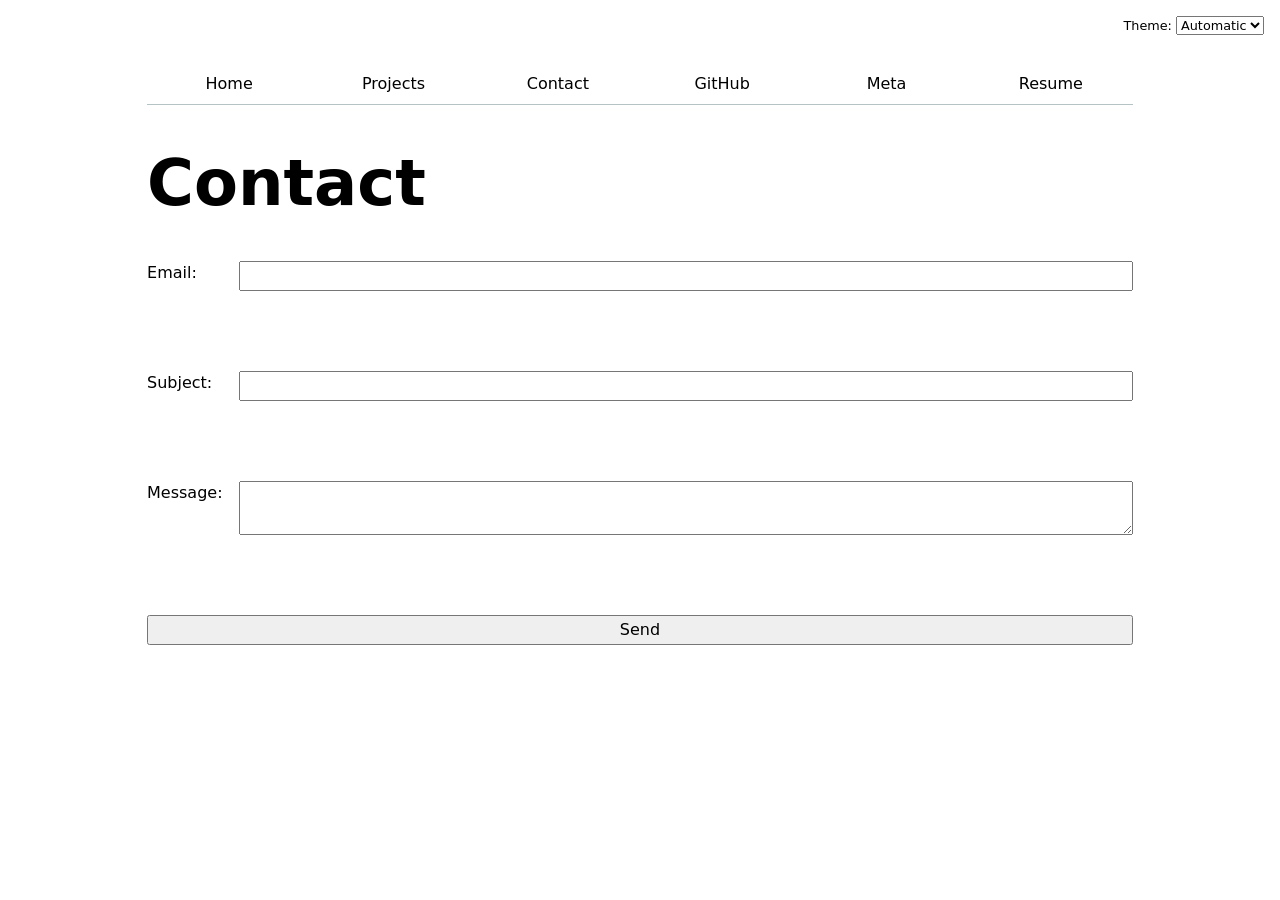
<file: contact/index.html>
<!DOCTYPE html>
<html lang="en">

<head>
    <meta charset="UTF-8">
    <meta name="viewport" content="width=device-width, initial-scale=1.0">
    <title>Contact - Kristen Oleson</title>
    <link rel="stylesheet" href="../style.css">
    <script type="module" src="../global.js"></script>
</head>

<body>


    <h1>Contact</h1>

    <form
        action="mailto:koleson@ucsd.edu"
        method="POST"
        enctype="text/plain"
    >

        <label>
            Email:
            <input type="email" name="email">
        </label>

        <br><br>

        <label>
            Subject:
            <input name="subject">
        </label>

        <br><br>

        <label>
            Message:
            <textarea name="body"></textarea>
        </label>

        <br><br>

        <button>Send</button>

    </form>

</body>

</html>
</file>
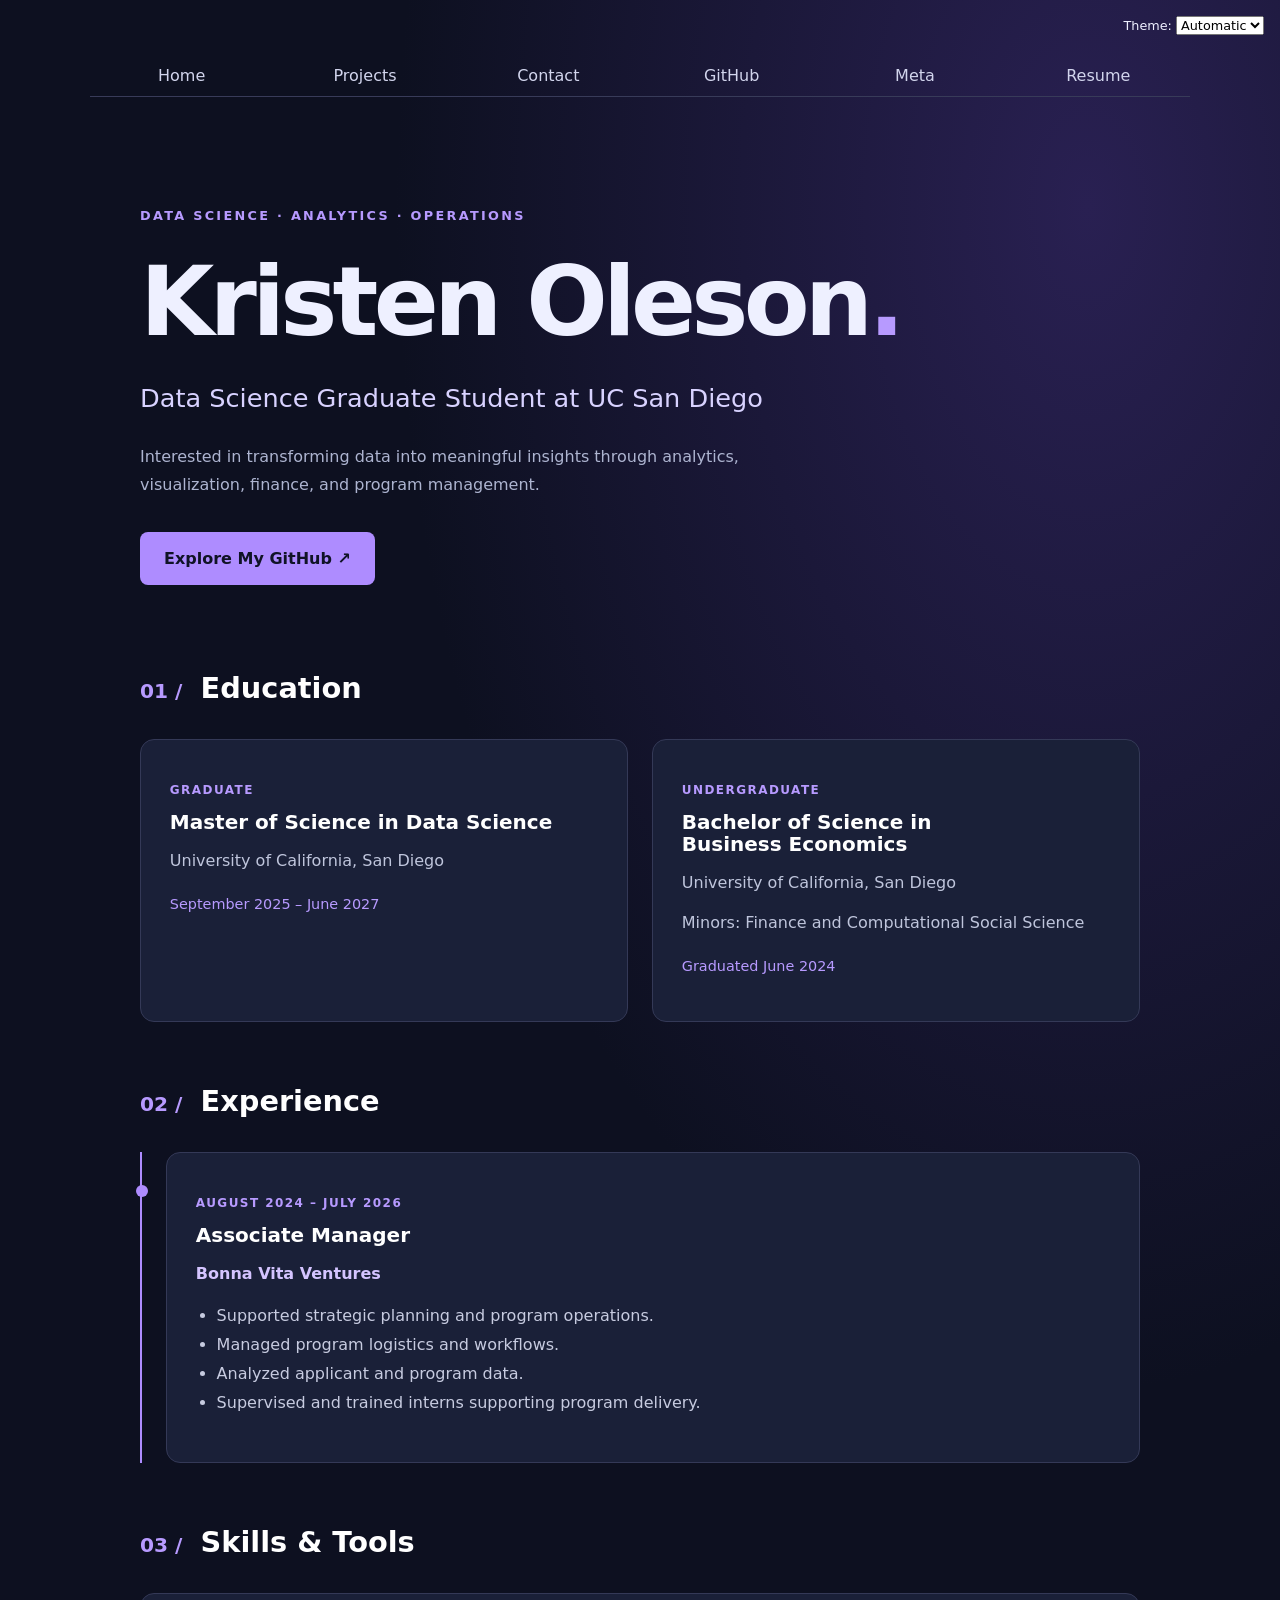
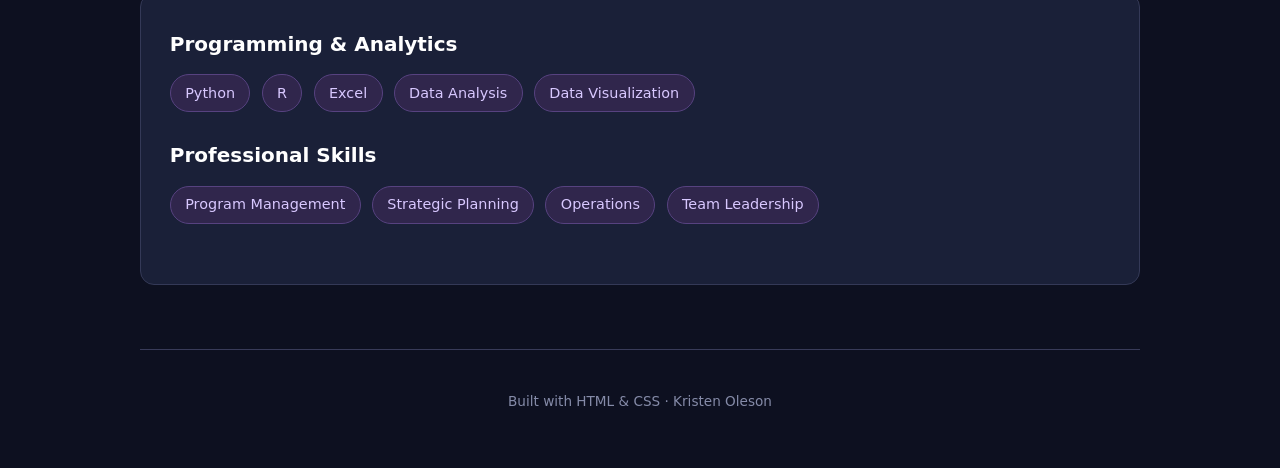
<file: resume/index.html>
<!DOCTYPE html>
<html lang="en">

<head>
    <meta charset="UTF-8">
    <meta name="viewport" content="width=device-width, initial-scale=1.0">
    <title>Resume - Kristen Oleson</title>
    <link rel="stylesheet" href="../style.css">
    <script type="module" src="../global.js"></script>
</head>

<body class="resume-page">


    <main class="resume-container">

        <!-- Introduction -->
        <header class="resume-hero">
            <p class="resume-eyebrow">
                DATA SCIENCE · ANALYTICS · OPERATIONS
            </p>

            <h1>Kristen Oleson<span class="resume-dot">.</span></h1>

            <p class="resume-subtitle">
                Data Science Graduate Student at UC San Diego
            </p>

            <p class="resume-description">
                Interested in transforming data into meaningful
                insights through analytics, visualization,
                finance, and program management.
            </p>

            <a class="resume-button"
               href="https://github.com/K-ols"
               target="_blank"
               rel="noopener noreferrer">
                Explore My GitHub ↗
            </a>
        </header>

        <!-- Education -->
        <section class="resume-section">
            <h2><span>01 /</span> Education</h2>

            <div class="resume-card-grid">

                <article class="resume-card">
                    <p class="resume-card-label">GRADUATE</p>
                    <h3>Master of Science in Data Science</h3>
                    <p>University of California, San Diego</p>
                    <p class="resume-date">
                        September 2025 – June 2027
                    </p>
                </article>

                <article class="resume-card">
                    <p class="resume-card-label">UNDERGRADUATE</p>
                    <h3>Bachelor of Science in Business Economics</h3>
                    <p>University of California, San Diego</p>
                    <p>Minors: Finance and Computational Social Science</p>
                    <p class="resume-date">Graduated June 2024</p>
                </article>

            </div>
        </section>

        <!-- Experience -->
        <section class="resume-section">
            <h2><span>02 /</span> Experience</h2>

            <div class="resume-timeline">

                <article class="resume-card resume-experience">
                    <p class="resume-card-label">
                        AUGUST 2024 – JULY 2026
                    </p>

                    <h3>Associate Manager</h3>
                    <p class="resume-company">
                        Bonna Vita Ventures
                    </p>

                    <ul>
                        <li>
                            Supported strategic planning and
                            program operations.
                        </li>
                        <li>
                            Managed program logistics
                            and workflows.
                        </li>
                        <li>
                            Analyzed applicant and program data.
                        </li>
                        <li>
                            Supervised and trained interns
                            supporting program delivery.
                        </li>
                    </ul>
                </article>

            </div>
        </section>

        <!-- Skills -->
        <section class="resume-section">
            <h2><span>03 /</span> Skills & Tools</h2>

            <div class="resume-card">

                <h3>Programming & Analytics</h3>
                <div class="resume-skills">
                    <span>Python</span>
                    <span>R</span>
                    <span>Excel</span>
                    <span>Data Analysis</span>
                    <span>Data Visualization</span>
                </div>

                <h3>Professional Skills</h3>
                <div class="resume-skills">
                    <span>Program Management</span>
                    <span>Strategic Planning</span>
                    <span>Operations</span>
                    <span>Team Leadership</span>
                </div>

            </div>
        </section>

        <!-- Footer -->
        <footer class="resume-footer">
            <p>Built with HTML & CSS · Kristen Oleson</p>
        </footer>

    </main>

</body>
</html>
</file>
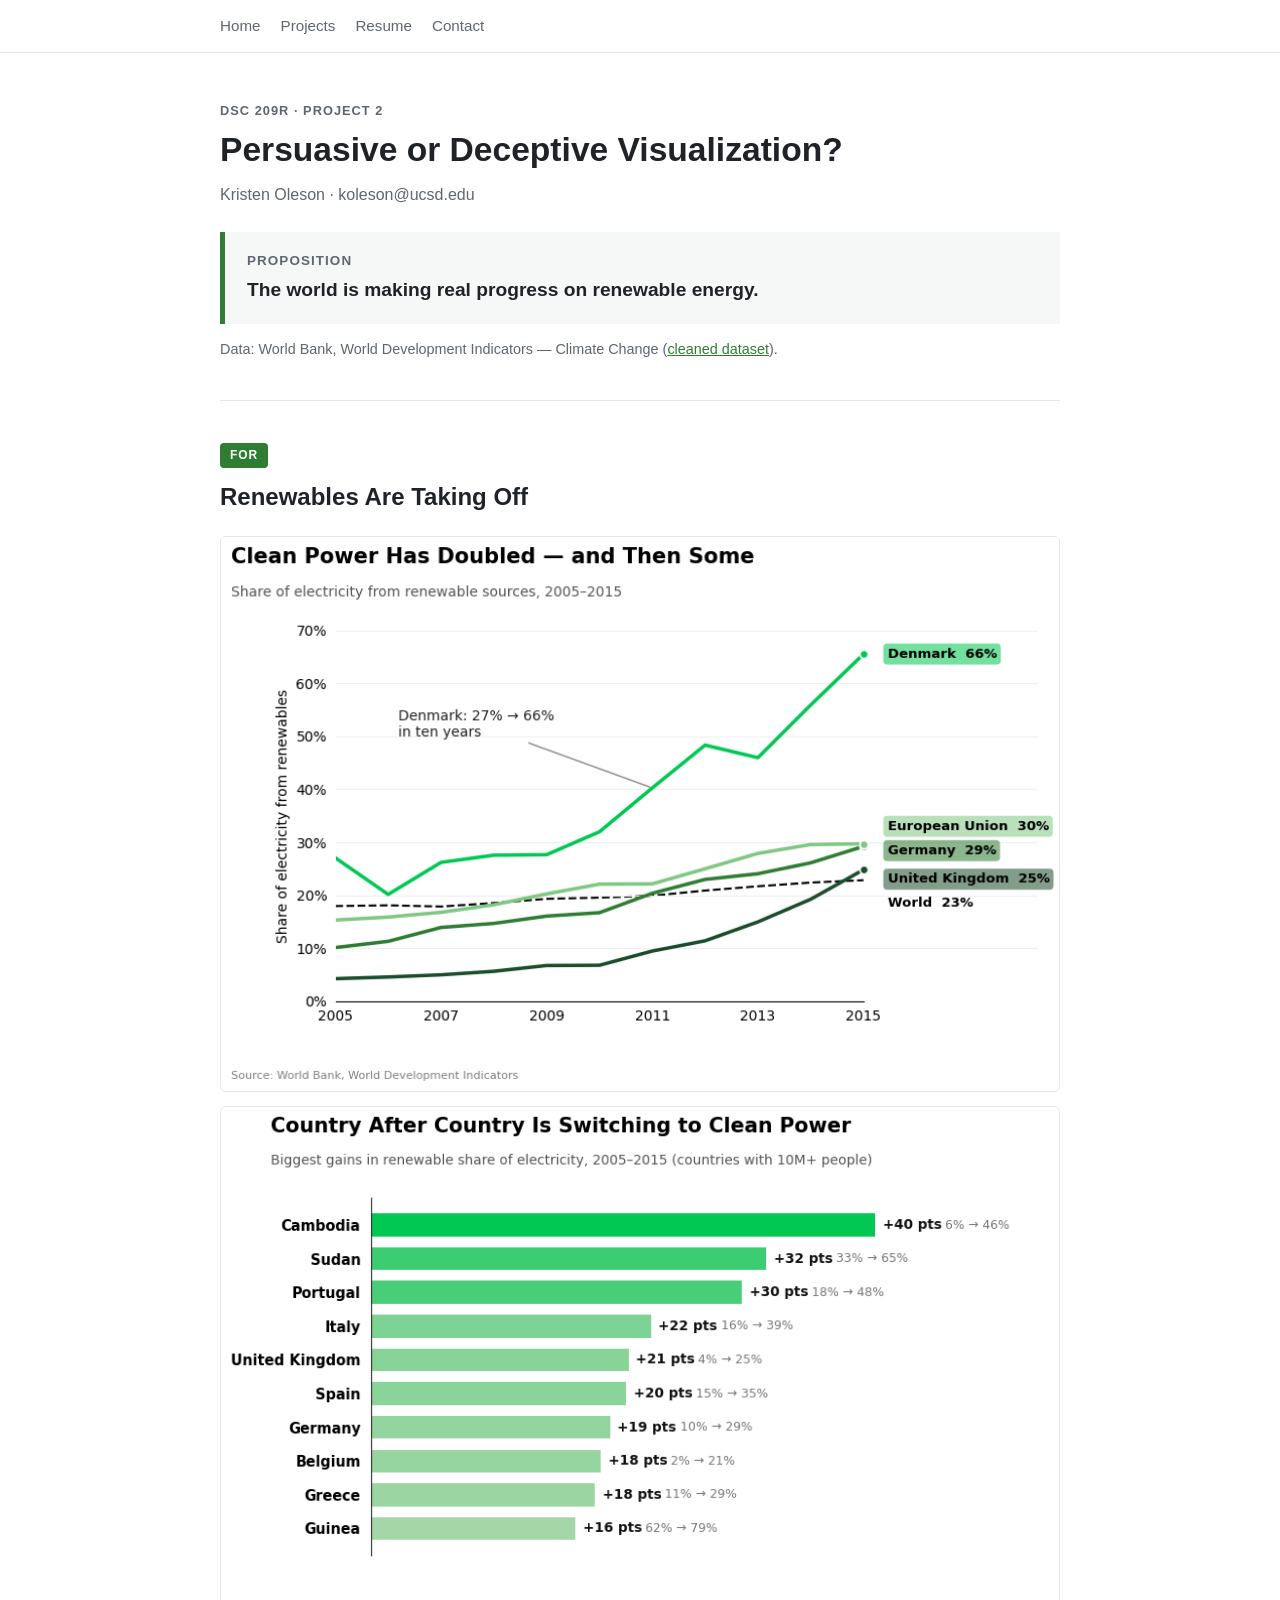
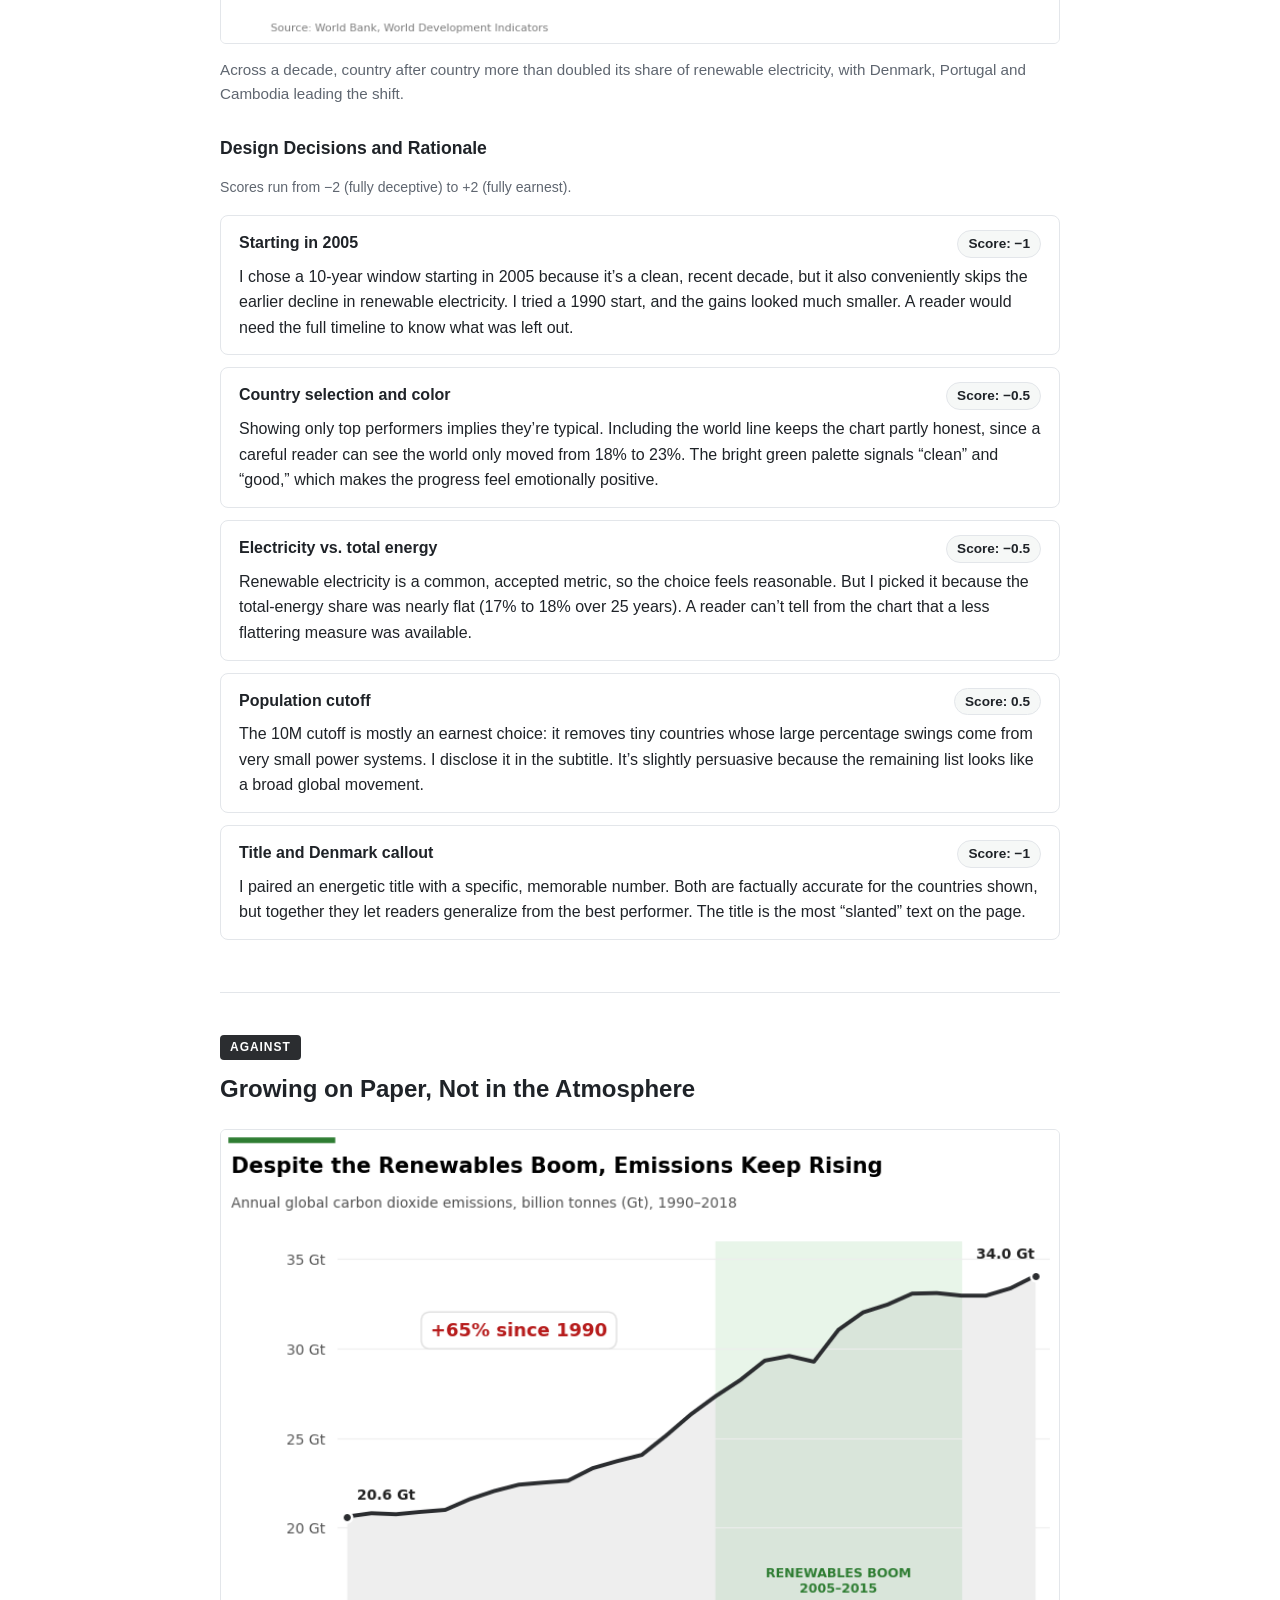
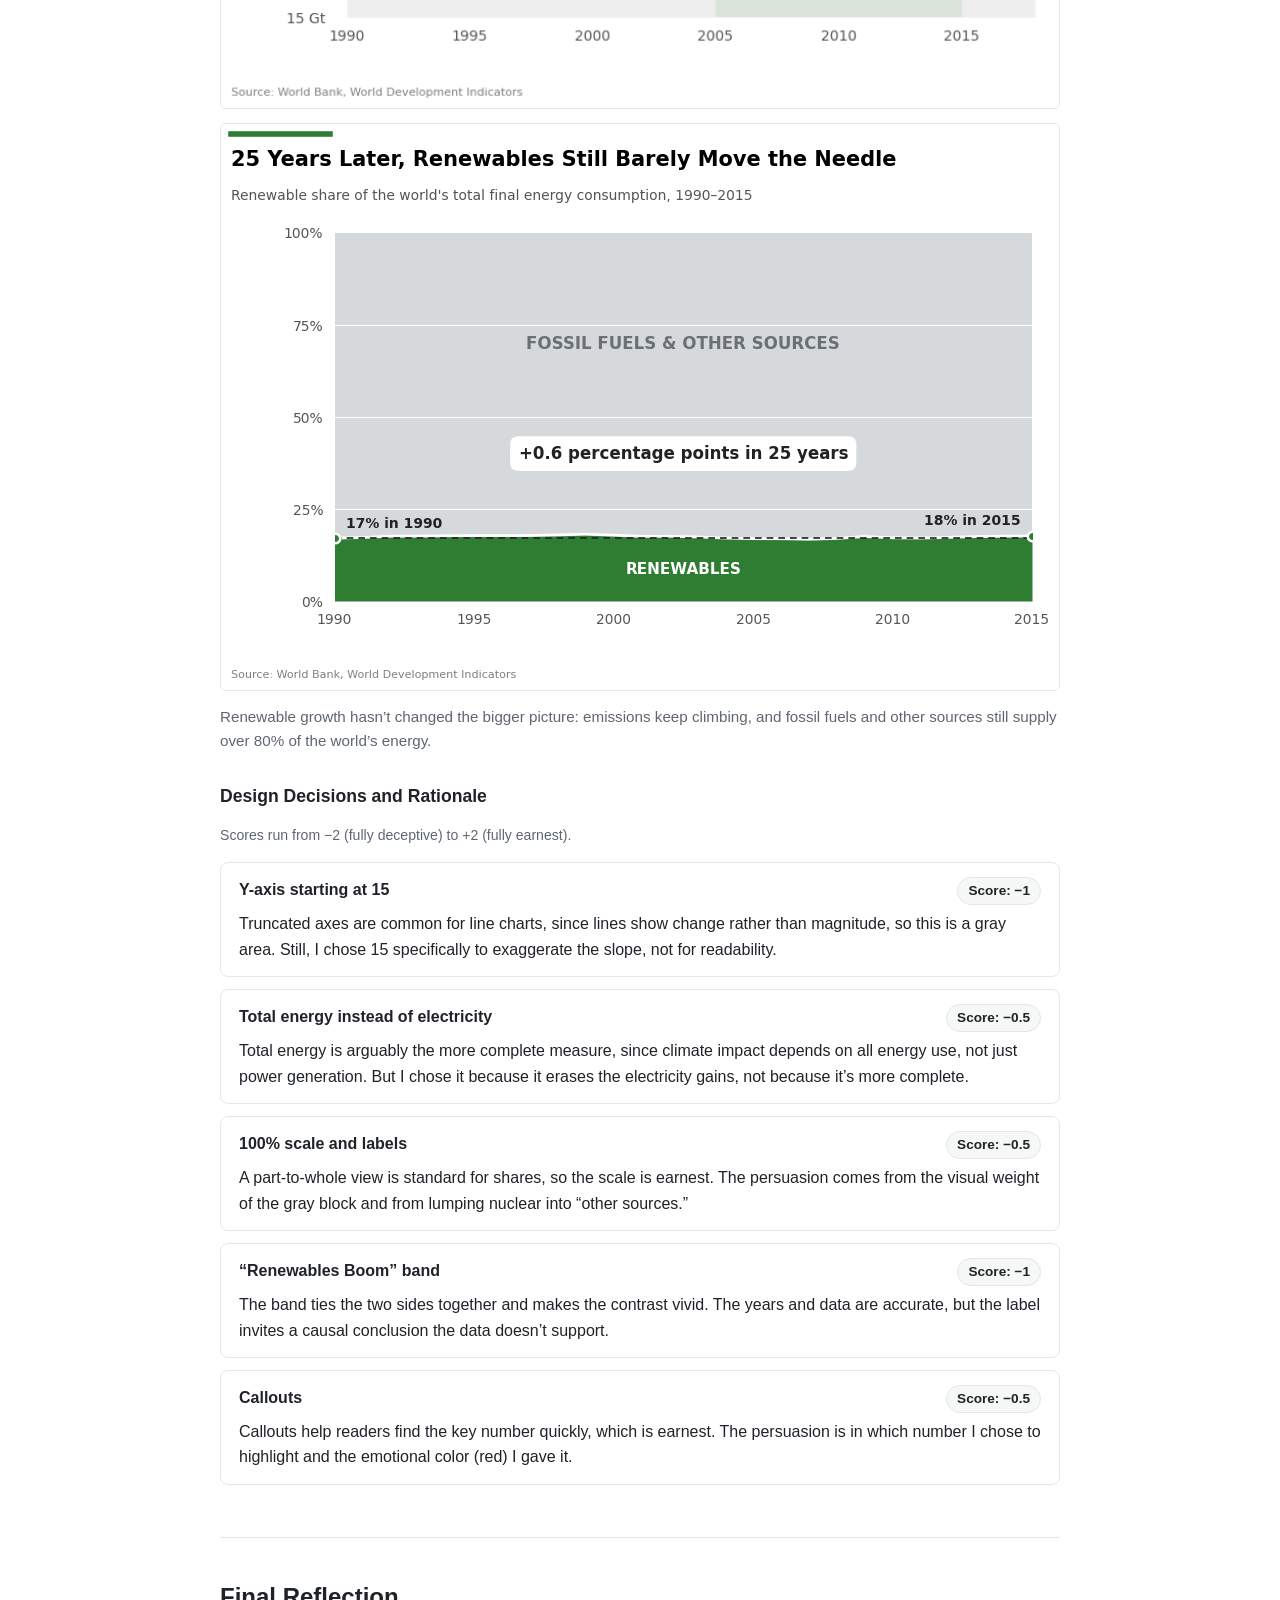
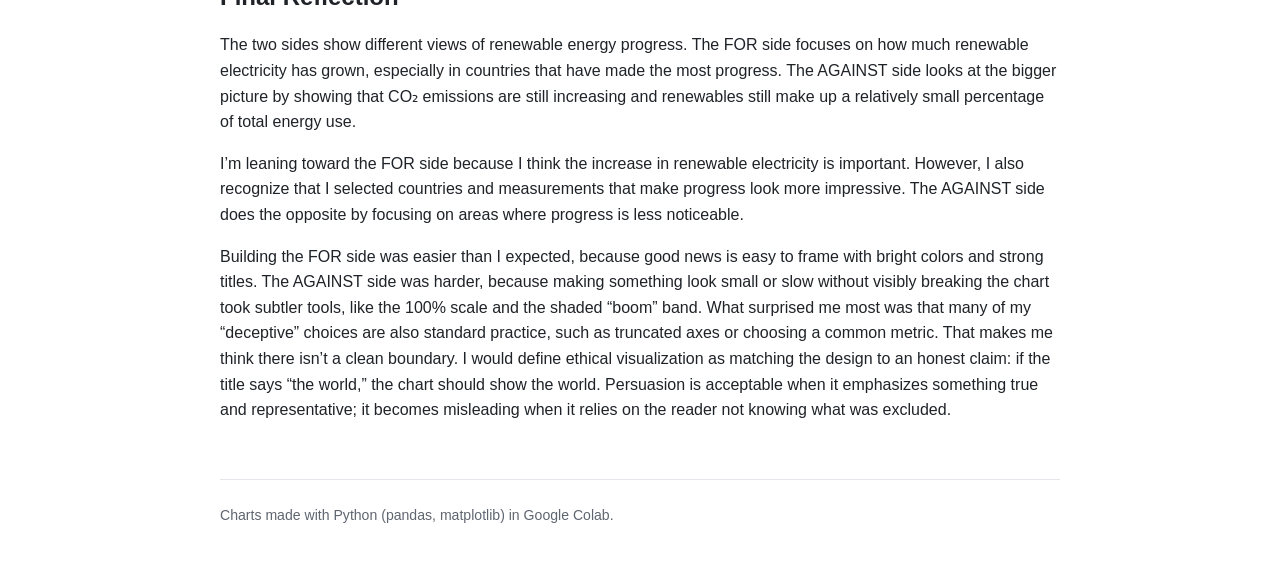
<file: projects/DSC209R_project2/index.html>
<!DOCTYPE html>
<html lang="en">
<head>
<meta charset="utf-8">
<meta name="viewport" content="width=device-width, initial-scale=1">
<title>Project 2: Persuasive or Deceptive Visualization?</title>
<style>
  :root {
    --ink: #1f2328;
    --muted: #5f6670;
    --line: #e3e6ea;
    --soft: #f6f8f7;
    --for: #2e7d32;
    --against: #2b2d30;
  }
  * { box-sizing: border-box; }
  body {
    margin: 0;
    background: #ffffff;
    color: var(--ink);
    font-family: -apple-system, "Segoe UI", Helvetica, Arial, sans-serif;
    line-height: 1.6;
  }
  .wrap { max-width: 880px; margin: 0 auto; padding: 0 20px; }

  /* Top navigation back to the portfolio */
  nav { border-bottom: 1px solid var(--line); }
  nav .wrap { display: flex; gap: 20px; padding-top: 14px; padding-bottom: 14px; font-size: 0.95em; }
  nav a { color: var(--muted); text-decoration: none; }
  nav a:hover { color: var(--ink); }

  /* Header */
  header { padding: 48px 0 24px; }
  .kicker { text-transform: uppercase; letter-spacing: 0.08em; font-size: 0.8em; color: var(--muted); font-weight: 600; }
  h1 { font-size: 2.1em; line-height: 1.2; margin: 8px 0 12px; }
  .byline { color: var(--muted); margin: 0; }

  /* Proposition box */
  .proposition {
    background: var(--soft);
    border-left: 5px solid var(--for);
    padding: 18px 22px;
    margin: 24px 0 8px;
    font-size: 1.2em;
    font-weight: 600;
  }
  .proposition span { display: block; font-size: 0.7em; color: var(--muted); text-transform: uppercase; letter-spacing: 0.08em; margin-bottom: 4px; }
  .data-note { font-size: 0.9em; color: var(--muted); }

  /* Sections */
  section { padding: 40px 0; border-top: 1px solid var(--line); }
  h2 { font-size: 1.5em; margin: 0 0 4px; }
  .side-tag { display: inline-block; font-size: 0.75em; font-weight: 700; letter-spacing: 0.08em; text-transform: uppercase; color: #fff; padding: 3px 10px; border-radius: 4px; margin-bottom: 10px; }
  .tag-for { background: var(--for); }
  .tag-against { background: var(--against); }

  figure { margin: 20px 0; }
  figure img { width: 100%; height: auto; display: block; border: 1px solid var(--line); border-radius: 6px; margin-bottom: 14px; }
  figcaption { color: var(--muted); font-size: 0.95em; }

  h3 { font-size: 1.1em; margin: 28px 0 12px; }

  /* Design decision cards */
  .decision { border: 1px solid var(--line); border-radius: 8px; padding: 14px 18px; margin-bottom: 12px; }
  .decision-head { display: flex; justify-content: space-between; align-items: baseline; gap: 12px; }
  .score { flex-shrink: 0; font-size: 0.85em; font-weight: 700; padding: 2px 10px; border-radius: 999px; background: var(--soft); border: 1px solid var(--line); }
  .decision p { margin: 6px 0 0; }
  .legend { font-size: 0.88em; color: var(--muted); margin-bottom: 16px; }

  footer { border-top: 1px solid var(--line); padding: 24px 0 48px; color: var(--muted); font-size: 0.88em; }
  a { color: var(--for); }
</style>
</head>
<body>

<nav>
  <div class="wrap">
    <a href="../../">Home</a>
    <a href="../">Projects</a>
    <a href="../../resume/">Resume</a>
    <a href="../../contact/">Contact</a>
  </div>
</nav>

<div class="wrap">

  <header>
    <div class="kicker">DSC 209R · Project 2</div>
    <h1>Persuasive or Deceptive Visualization?</h1>
    <p class="byline">Kristen Oleson · koleson@ucsd.edu</p>

    <div class="proposition">
      <span>Proposition</span>
      The world is making real progress on renewable energy.
    </div>
    <p class="data-note">Data: World Bank, World Development Indicators — Climate Change
      (<a href="https://github.com/light-and-salt/World-Bank-Data-by-Indicators">cleaned dataset</a>).</p>
  </header>

  <!-- ================= FOR ================= -->
  <section>
    <div class="side-tag tag-for">For</div>
    <h2>Renewables Are Taking Off</h2>

    <figure>
      <img src="for_renewables_leaders.png" alt="Renewable share of electricity in Denmark, the EU, Germany and the UK, 2005–2015">
      <img src="for_renewables_gains.png" alt="Ten countries with the largest gains in renewable electricity share, 2005–2015">
      <figcaption>Across a decade, country after country more than doubled its share of renewable electricity, with Denmark, Portugal and Cambodia leading the shift.</figcaption>
    </figure>

    <h3>Design Decisions and Rationale</h3>
    <p class="legend">Scores run from −2 (fully deceptive) to +2 (fully earnest).</p>

    <div class="decision">
      <div class="decision-head"><strong>Starting in 2005</strong><span class="score">Score: −1</span></div>
      <p>I chose a 10-year window starting in 2005 because it’s a clean, recent decade, but it also conveniently skips the earlier decline in renewable electricity. I tried a 1990 start, and the gains looked much smaller. A reader would need the full timeline to know what was left out.</p>
    </div>
    <div class="decision">
      <div class="decision-head"><strong>Country selection and color</strong><span class="score">Score: −0.5</span></div>
      <p>Showing only top performers implies they’re typical. Including the world line keeps the chart partly honest, since a careful reader can see the world only moved from 18% to 23%. The bright green palette signals “clean” and “good,” which makes the progress feel emotionally positive.</p>
    </div>
    <div class="decision">
      <div class="decision-head"><strong>Electricity vs. total energy</strong><span class="score">Score: −0.5</span></div>
      <p>Renewable electricity is a common, accepted metric, so the choice feels reasonable. But I picked it because the total-energy share was nearly flat (17% to 18% over 25 years). A reader can’t tell from the chart that a less flattering measure was available.</p>
    </div>
    <div class="decision">
      <div class="decision-head"><strong>Population cutoff</strong><span class="score">Score: 0.5</span></div>
      <p>The 10M cutoff is mostly an earnest choice: it removes tiny countries whose large percentage swings come from very small power systems. I disclose it in the subtitle. It’s slightly persuasive because the remaining list looks like a broad global movement.</p>
    </div>
    <div class="decision">
      <div class="decision-head"><strong>Title and Denmark callout</strong><span class="score">Score: −1</span></div>
      <p>I paired an energetic title with a specific, memorable number. Both are factually accurate for the countries shown, but together they let readers generalize from the best performer. The title is the most “slanted” text on the page.</p>
    </div>
  </section>

  <!-- ================= AGAINST ================= -->
  <section>
    <div class="side-tag tag-against">Against</div>
    <h2>Growing on Paper, Not in the Atmosphere</h2>

    <figure>
      <img src="against_co2_rising.png" alt="World CO2 emissions rising from 20.6 to 34.0 billion tonnes, 1990–2018">
      <img src="against_energy_share.png" alt="Renewables' share of total world energy use, flat near 17–18%, 1990–2015">
      <figcaption>Renewable growth hasn’t changed the bigger picture: emissions keep climbing, and fossil fuels and other sources still supply over 80% of the world’s energy.</figcaption>
    </figure>

    <h3>Design Decisions and Rationale</h3>
    <p class="legend">Scores run from −2 (fully deceptive) to +2 (fully earnest).</p>

    <div class="decision">
      <div class="decision-head"><strong>Y-axis starting at 15</strong><span class="score">Score: −1</span></div>
      <p>Truncated axes are common for line charts, since lines show change rather than magnitude, so this is a gray area. Still, I chose 15 specifically to exaggerate the slope, not for readability.</p>
    </div>
    <div class="decision">
      <div class="decision-head"><strong>Total energy instead of electricity</strong><span class="score">Score: −0.5</span></div>
      <p>Total energy is arguably the more complete measure, since climate impact depends on all energy use, not just power generation. But I chose it because it erases the electricity gains, not because it’s more complete.</p>
    </div>
    <div class="decision">
      <div class="decision-head"><strong>100% scale and labels</strong><span class="score">Score: −0.5</span></div>
      <p>A part-to-whole view is standard for shares, so the scale is earnest. The persuasion comes from the visual weight of the gray block and from lumping nuclear into “other sources.”</p>
    </div>
    <div class="decision">
      <div class="decision-head"><strong>“Renewables Boom” band</strong><span class="score">Score: −1</span></div>
      <p>The band ties the two sides together and makes the contrast vivid. The years and data are accurate, but the label invites a causal conclusion the data doesn’t support.</p>
    </div>
    <div class="decision">
      <div class="decision-head"><strong>Callouts</strong><span class="score">Score: −0.5</span></div>
      <p>Callouts help readers find the key number quickly, which is earnest. The persuasion is in which number I chose to highlight and the emotional color (red) I gave it.</p>
    </div>
  </section>

  <!-- ================= REFLECTION ================= -->
  <section>
    <h2>Final Reflection</h2>
    <p>The two sides show different views of renewable energy progress. The FOR side focuses on how much renewable electricity has grown, especially in countries that have made the most progress. The AGAINST side looks at the bigger picture by showing that CO₂ emissions are still increasing and renewables still make up a relatively small percentage of total energy use.</p>
    <p>I’m leaning toward the FOR side because I think the increase in renewable electricity is important. However, I also recognize that I selected countries and measurements that make progress look more impressive. The AGAINST side does the opposite by focusing on areas where progress is less noticeable.</p>
    <p>Building the FOR side was easier than I expected, because good news is easy to frame with bright colors and strong titles. The AGAINST side was harder, because making something look small or slow without visibly breaking the chart took subtler tools, like the 100% scale and the shaded “boom” band. What surprised me most was that many of my “deceptive” choices are also standard practice, such as truncated axes or choosing a common metric. That makes me think there isn’t a clean boundary. I would define ethical visualization as matching the design to an honest claim: if the title says “the world,” the chart should show the world. Persuasion is acceptable when it emphasizes something true and representative; it becomes misleading when it relies on the reader not knowing what was excluded.</p>
  </section>

  <footer>
    Charts made with Python (pandas, matplotlib) in Google Colab.
  </footer>

</div>
</body>
</html>
</file>
<file: style.css>
/* General Styling */
* {
    box-sizing: border-box;
}

html {
    --color-accent: oklch(65% 50% 270);
    accent-color: var(--color-accent);
    color-scheme: light dark;
}

body {
    font: 100%/1.5 system-ui;
    max-width: 100ch;
    margin-inline: auto;
    padding: 1em;
}

/* Navigation Bar */
nav ul,
nav li {
    display: contents;
}

nav {
    --border-color: oklch(50% 10% 200 / 40%);
    display: flex;
    margin-bottom: 1em;
    border-bottom: 1px solid var(--border-color);
}

nav a {
    flex: 1;
    text-decoration: none;
    color: inherit;
    text-align: center;
    padding: 0.5em;
}

nav a.current {
    border-bottom: 0.4em solid var(--color-accent);
    padding-bottom: 0.1em;
}

/* Navigation Hover Effect */
nav a:hover {
    border-bottom: 0.4em solid var(--color-accent);
    padding-bottom: 0.1em;
}

/* Contact Form Styling */
input,
textarea,
button,
select {
    font: inherit;
}

/* Contact Form Grid */
form {
    display: grid;
    grid-template-columns: auto 1fr;
    gap: 1em;
}

form label {
    display: grid;
    grid-template-columns: subgrid;
    grid-column: 1 / -1;
}

form input,
form textarea {
    width: 100%;
    box-sizing: border-box;
}

form button {
    grid-column: 1 / -1;
}

/* Projects Page */
.projects {
    display: grid;
    grid-template-columns: repeat(auto-fill, minmax(15em, 1fr));
    gap: 1em;
}

.projects article {
    display: grid;
    grid-template-rows: subgrid;
    grid-row: span 3;
}

.projects h2 {
    margin: 0;
}

.projects img {
    width: 100%;
}

/* General Heading Styles */
h1 {
    font-size: 400%;
}

h1, h2, h3, h4, h5, h6 {
    line-height: 1.1;
    text-wrap: balance;
}

/* =====================================
   RESUME PAGE DESIGN
   ===================================== */

body.resume-page {
    max-width: none;
    min-height: 100vh;
    margin: 0;
    padding: 1em max(1em, calc((100% - 1100px) / 2));
    background:
        radial-gradient(
            ellipse at 85% 10%,
            #292052 0%,
            transparent 45%
        ),
        #0d1020;
    color: #eef0ff;
}

/* Resume Navigation */
.resume-page nav {
    border-bottom: 1px solid #383b59;
}

.resume-page nav a {
    color: #d2d5ed;
    transition: color 0.2s ease,
                background-color 0.2s ease;
}

.resume-page nav a.current {
    border-bottom-color: #ae8cff;
}

.resume-page nav a:hover {
    color: #ffffff;
    border-bottom-color: #ae8cff;
    background: #ae8cff15;
}

/* Resume Main Container */
.resume-container {
    max-width: 1000px;
    margin: 0 auto;
}

/* Resume Hero Section */
.resume-hero {
    padding: 5em 0 4em;
}

.resume-eyebrow {
    color: #b79aff;
    font-size: 0.8em;
    font-weight: 700;
    letter-spacing: 0.18em;
}

.resume-hero h1 {
    font-size: clamp(3em, 8vw, 6em);
    line-height: 1;
    margin: 0.3em 0;
    letter-spacing: -0.05em;
}

.resume-dot {
    color: #b79aff;
}

.resume-subtitle {
    font-size: clamp(1.2em, 2.5vw, 1.6em);
    color: #d8d2ff;
}

.resume-description {
    max-width: 600px;
    color: #adb4d0;
    line-height: 1.8;
    margin-bottom: 2em;
}

/* Purple Resume Button */
.resume-button {
    display: inline-block;
    background: #ae8cff;
    color: #101326;
    padding: 0.9em 1.5em;
    border-radius: 8px;
    font-weight: 700;
    text-decoration: none;
    transition: transform 0.2s ease,
                box-shadow 0.2s ease;
}

.resume-button:hover {
    transform: translateY(-3px);
    box-shadow: 0 8px 25px #ae8cff55;
}

/* Resume Sections */
.resume-page .resume-section {
    margin-bottom: 4em;
}

.resume-page .resume-section h2 {
    font-size: 1.8em;
    margin-bottom: 1.2em;
    color: #ffffff;
}

.resume-page .resume-section h2 span {
    color: #b79aff;
    font-size: 0.7em;
    margin-right: 0.4em;
}

/* Education Grid */
.resume-card-grid {
    display: grid;
    grid-template-columns:
        repeat(auto-fit, minmax(min(100%, 280px), 1fr));
    gap: 1.5em;
}

/* Resume Cards */
.resume-page .resume-card {
    background: #1a2038;
    border: 1px solid #343957;
    border-radius: 14px;
    padding: 1.8em;
    transition:
        transform 0.25s ease,
        border-color 0.25s ease,
        box-shadow 0.25s ease;
}

.resume-page .resume-card:hover {
    transform: translateY(-5px);
    border-color: #ae8cff;
    box-shadow: 0 10px 30px #00000040;
}

.resume-page .resume-card h3 {
    font-size: 1.25em;
    color: #ffffff;
    margin: 0.5em 0;
}

.resume-page .resume-card p {
    color: #bfc5dc;
}

.resume-page .resume-card-label {
    color: #b79aff !important;
    font-size: 0.75em;
    font-weight: 700;
    letter-spacing: 0.12em;
}

.resume-page .resume-date {
    color: #b79aff !important;
    font-size: 0.9em;
    margin-top: 1.5em;
}

/* Experience Timeline */
.resume-timeline {
    border-left: 2px solid #ae8cff;
    padding-left: 1.5em;
}

.resume-experience {
    position: relative;
}

.resume-experience::before {
    content: "";
    position: absolute;
    width: 12px;
    height: 12px;
    background: #ae8cff;
    border-radius: 50%;
    left: calc(-1.5em - 7px);
    top: 2em;
}

.resume-company {
    color: #d4c4ff !important;
    font-weight: 600;
}

.resume-page .resume-card ul {
    color: #c7cbe0;
    padding-left: 1.3em;
    line-height: 1.8;
}

/* Skill Tags */
.resume-skills {
    display: flex;
    flex-wrap: wrap;
    gap: 0.7em;
    margin: 1.2em 0 2em;
}

.resume-skills span {
    background: #30264c;
    border: 1px solid #574280;
    color: #d8c8ff;
    padding: 0.5em 1em;
    border-radius: 100px;
    font-size: 0.9em;
    transition: background 0.2s ease,
                transform 0.2s ease;
}

.resume-skills span:hover {
    background: #4b3676;
    transform: translateY(-2px);
}

/* Resume Footer */
.resume-footer {
    text-align: center;
    border-top: 1px solid #383b59;
    padding: 2em 0;
    color: #858ba8;
    font-size: 0.85em;
}

/* Resume Mobile Layout */
@media (max-width: 600px) {
    .resume-hero {
        padding: 3em 0;
    }

    .resume-page nav {
        flex-wrap: wrap;
    }

    .resume-page nav a {
        flex: 1 1 auto;
    }

    .resume-page .resume-card {
        padding: 1.3em;
    }

    .resume-page .resume-section {
        margin-bottom: 3em;
    }
}

/* Reduced Motion Accessibility */
@media (prefers-reduced-motion: reduce) {
    .resume-page *,
    .resume-page *::before,
    .resume-page *::after {
        transition: none !important;
    }
}

/* =====================================
   HOME PAGE DESIGN
   ===================================== */

.intro {
    display: flex;
    align-items: center;
    justify-content: space-between;
    gap: 3em;
    margin-top: 3em;
}

.intro-text {
    flex: 1;
    min-width: 0;
}

.intro-text h1 {
    font-size: clamp(2.5em, 5vw, 4em);
    margin-bottom: 0.5em;
}

/* Profile Photo */
.profile-photo {
    width: 280px;
    max-width: 100%;
    height: auto;
    object-fit: contain;
    flex-shrink: 0;
}

/* Home Mobile Layout */
@media (max-width: 700px) {
    .intro {
        flex-direction: column;
        text-align: center;
        gap: 1em;
    }

    .profile-photo {
        width: 220px;
    }
}

/* =====================================
   LAB 3 - STEP 4: DARK MODE
   ===================================== */

/* Theme Selector */
.color-scheme {
    position: absolute;
    top: 1rem;
    right: 1rem;
    font-size: 80%;
    z-index: 10;
}

.color-scheme select {
    font: inherit;
}

/* Give navigation room for the theme selector */
body > nav {
    margin-top: 2.5rem;
}

/* Small Screen Adjustments */
@media (max-width: 600px) {
    .color-scheme {
        top: 0.5rem;
        right: 1rem;
    }

    nav {
        flex-wrap: wrap;
    }

    nav a {
        flex: 1 1 auto;
    }
}

/* LAB 5: PROJECT YEARS */

.project-year {
    font-family: Baskerville, serif;
    font-variant-numeric: oldstyle-nums;
    font-style: italic;
    color: gray;
    margin-top: 0.5em;
}

/* LAB 5: PIE CHART */

#projects-pie-plot {
    max-width: 20em;
    margin-block: 2em;
    overflow: visible;
}

/* =====================================
   LAB 5: PIE CHART LEGEND
   ===================================== */

.legend {
    display: grid;
    grid-template-columns: repeat(auto-fill, minmax(9em, 1fr));
    gap: 1em;
    padding: 1em;
    margin-block: 1em 2em;
    border: 1px solid #ccc;
    border-radius: 0.5em;
    list-style: none;
}

.legend-item {
    display: flex;
    align-items: center;
    gap: 0.5em;
}

.swatch {
    display: inline-block;
    width: 1em;
    height: 1em;
    aspect-ratio: 1 / 1;
    background-color: var(--color);
    border-radius: 0.25em;
    flex-shrink: 0;
}

/* =====================================
   LAB 5: PIE CHART AND LEGEND LAYOUT
   ===================================== */

.container {
    display: flex;
    align-items: center;
    gap: 2em;
    margin-block: 2em;
}

.container #projects-pie-plot {
    flex: 0 0 auto;
    width: 100%;
    max-width: 20em;
    margin-block: 0;
}

.container .legend {
    flex: 1;
    margin: 0;
}

/* Adjust layout for smaller screens */
@media (max-width: 650px) {
    .container {
        flex-direction: column;
        align-items: stretch;
    }

    .container #projects-pie-plot {
        align-self: center;
    }

    .container .legend {
        width: 100%;
        box-sizing: border-box;
    }
}

/* =====================================
   LAB 5: PROJECT SEARCH BAR
   ===================================== */

.searchBar {
    display: block;
    width: 100%;
    padding: 0.8em 1em;
    margin-block: 1.5em;
    border: 1px solid #ccc;
    border-radius: 0.5em;
    font: inherit;
    background: canvas;
    color: canvastext;
    box-sizing: border-box;
}

.searchBar:focus {
    outline: 2px solid oklch(65% 50% 270);
    outline-offset: 2px;
}

/* LAB 5: SEARCH BAR WIDTH */

.searchBar {
    display: block;
    width: 100%;
    box-sizing: border-box;
    padding: 0.8em 1em;
    margin: 1.5em 0;
    border: 1px solid #ccc;
    border-radius: 0.5em;
    font: inherit;
    background: canvas;
    color: canvastext;
}

.searchBar:focus {
    outline: 2px solid oklch(65% 50% 270);
    outline-offset: 2px;
}


/* =====================================
   LAB 5: INTERACTIVE PIE CHART
   ===================================== */

#projects-pie-plot path {
    cursor: pointer;
    transition: opacity 300ms, fill 300ms;
}

/* Fade slices that are not hovered */
#projects-pie-plot:has(path:hover) path:not(:hover) {
    opacity: 0.5;
}

/* Highlight selected slice */
#projects-pie-plot path.selected {
    fill: oklch(60% 45% 0);
}

/* Interactive legend */
.legend-item {
    cursor: pointer;
    transition: background-color 300ms;
}

/* Highlight selected legend entry */
.legend-item.selected {
    --color: oklch(60% 45% 0) !important;
    background-color: rgba(180, 80, 120, 0.15);
    border-radius: 0.3em;
}

/* Keyboard accessibility */
#projects-pie-plot path:focus-visible,
.legend-item:focus-visible {
    outline: 2px solid oklch(65% 50% 270);
    outline-offset: 3px;
}

/* Full-width search bar */
.searchBar {
    display: block;
    width: 100%;
    box-sizing: border-box;
    padding: 0.8em 1em;
    margin-block: 1.5em;
    border: 1px solid #ccc;
    border-radius: 0.5em;
    font: inherit;
    background: canvas;
    color: canvastext;
}

.searchBar:focus {
    outline: 2px solid oklch(65% 50% 270);
    outline-offset: 2px;
}


/* LAB 6: CODE ANALYSIS */

/* Summary statistics */
dl.stats {
  display: grid;
  grid-template-columns: repeat(auto-fit, minmax(150px, 1fr));
  gap: 0.5rem 1rem;
  margin: 1.5rem 0;
}

dl.stats dt {
  color: #777;
  font-size: 0.85rem;
  font-weight: 500;
}

dl.stats dd {
  margin: 0 0 1rem;
  font-size: 1.3rem;
  font-weight: bold;
}

/* Scatterplot */
#chart {
  width: 100%;
  margin: 2rem 0;
}

#chart svg {
  width: 100%;
  height: auto;
  overflow: visible;
}

.gridlines line {
  stroke: #aaa;
  stroke-opacity: 0.2;
}

.gridlines path {
  display: none;
}

/* Interactive dots */
.dots circle {
  cursor: pointer;
  transition: fill-opacity 200ms, fill 200ms;
}

.dots circle:hover {
  stroke: black;
  stroke-width: 2;
}

.dots circle.selected {
  fill: #ff6b6b;
  fill-opacity: 1 !important;
}

/* Commit tooltip */
dl.info {
  display: grid;
  grid-template-columns: auto 1fr;
  gap: 0.5rem 1rem;
}

dl.info dt {
  color: #777;
}

dl.info dd {
  margin: 0;
}

.tooltip {
  position: fixed;
  z-index: 1000;
  background: white;
  color: #222;
  padding: 1rem;
  border-radius: 8px;
  box-shadow: 0 4px 20px rgba(0, 0, 0, 0.2);
  max-width: 240px;
}

.tooltip[hidden] {
  display: none;
}

/* Brush selection */
.brush .selection {
  fill: steelblue;
  fill-opacity: 0.15;
  stroke: steelblue;
  stroke-dasharray: 5 3;
}

/* Selected commit information */
#selection-count {
  font-weight: bold;
  margin: 1rem 0;
}

#language-breakdown {
  margin-bottom: 3rem;
}


/* =====================================
   LAB 8: ANIMATION AND SCROLLYTELLING
   ===================================== */

#commit-filter {
    margin: 2rem 0;
}

#commit-filter label {
    display: flex;
    align-items: baseline;
    flex-wrap: wrap;
    gap: 1rem;
}

#commit-progress {
    flex: 1;
}

#commit-time {
    margin-left: auto;
}

/* Circle animations */

#chart circle {
    transition: cx 200ms, cy 200ms, r 200ms;
}

@starting-style {
    #chart circle {
        r: 0;
    }
}

/* File unit visualization */

#files {
    display: grid;
    grid-template-columns: 1fr 4fr;
    gap: 1rem;
}

#files > div {
    grid-column: 1 / -1;
    display: grid;
    grid-template-columns: subgrid;
}

#files dt {
    grid-column: 1;
    overflow-wrap: anywhere;
}

#files dt small {
    display: block;
    opacity: 0.65;
    margin-top: 0.25rem;
}

#files dd {
    grid-column: 2;
    display: flex;
    flex-wrap: wrap;
    align-items: start;
    align-content: start;
    gap: 0.15em;
    padding-top: 0.6em;
    margin-left: 0;
}

.loc {
    display: flex;
    width: 0.5em;
    aspect-ratio: 1;
    background: var(--color, steelblue);
    border-radius: 50%;
}

/* Scrollytelling */

#scrolly-1 {
    position: relative;
    display: flex;
    gap: 1rem;
}

#scatter-story {
    position: relative;
    flex: 1;
    min-width: 0;
}

#scatter-plot {
    position: sticky;
    top: 1rem;
    height: 50vh;
    flex: 2;
    min-width: 0;
}

#scatter-plot svg {
    width: 100%;
    height: auto;
}

.step {
    min-height: 65vh;
    padding: 1rem;
    opacity: 0.5;
    transition: opacity 200ms;
}

.step.active {
    opacity: 1;
}

#commit-tooltip {
    position: fixed;
    z-index: 100;
    pointer-events: none;
}

#scatter-plot {
    align-self: flex-start;
}

#files .loc {
    flex-shrink: 0;
}
</file>
